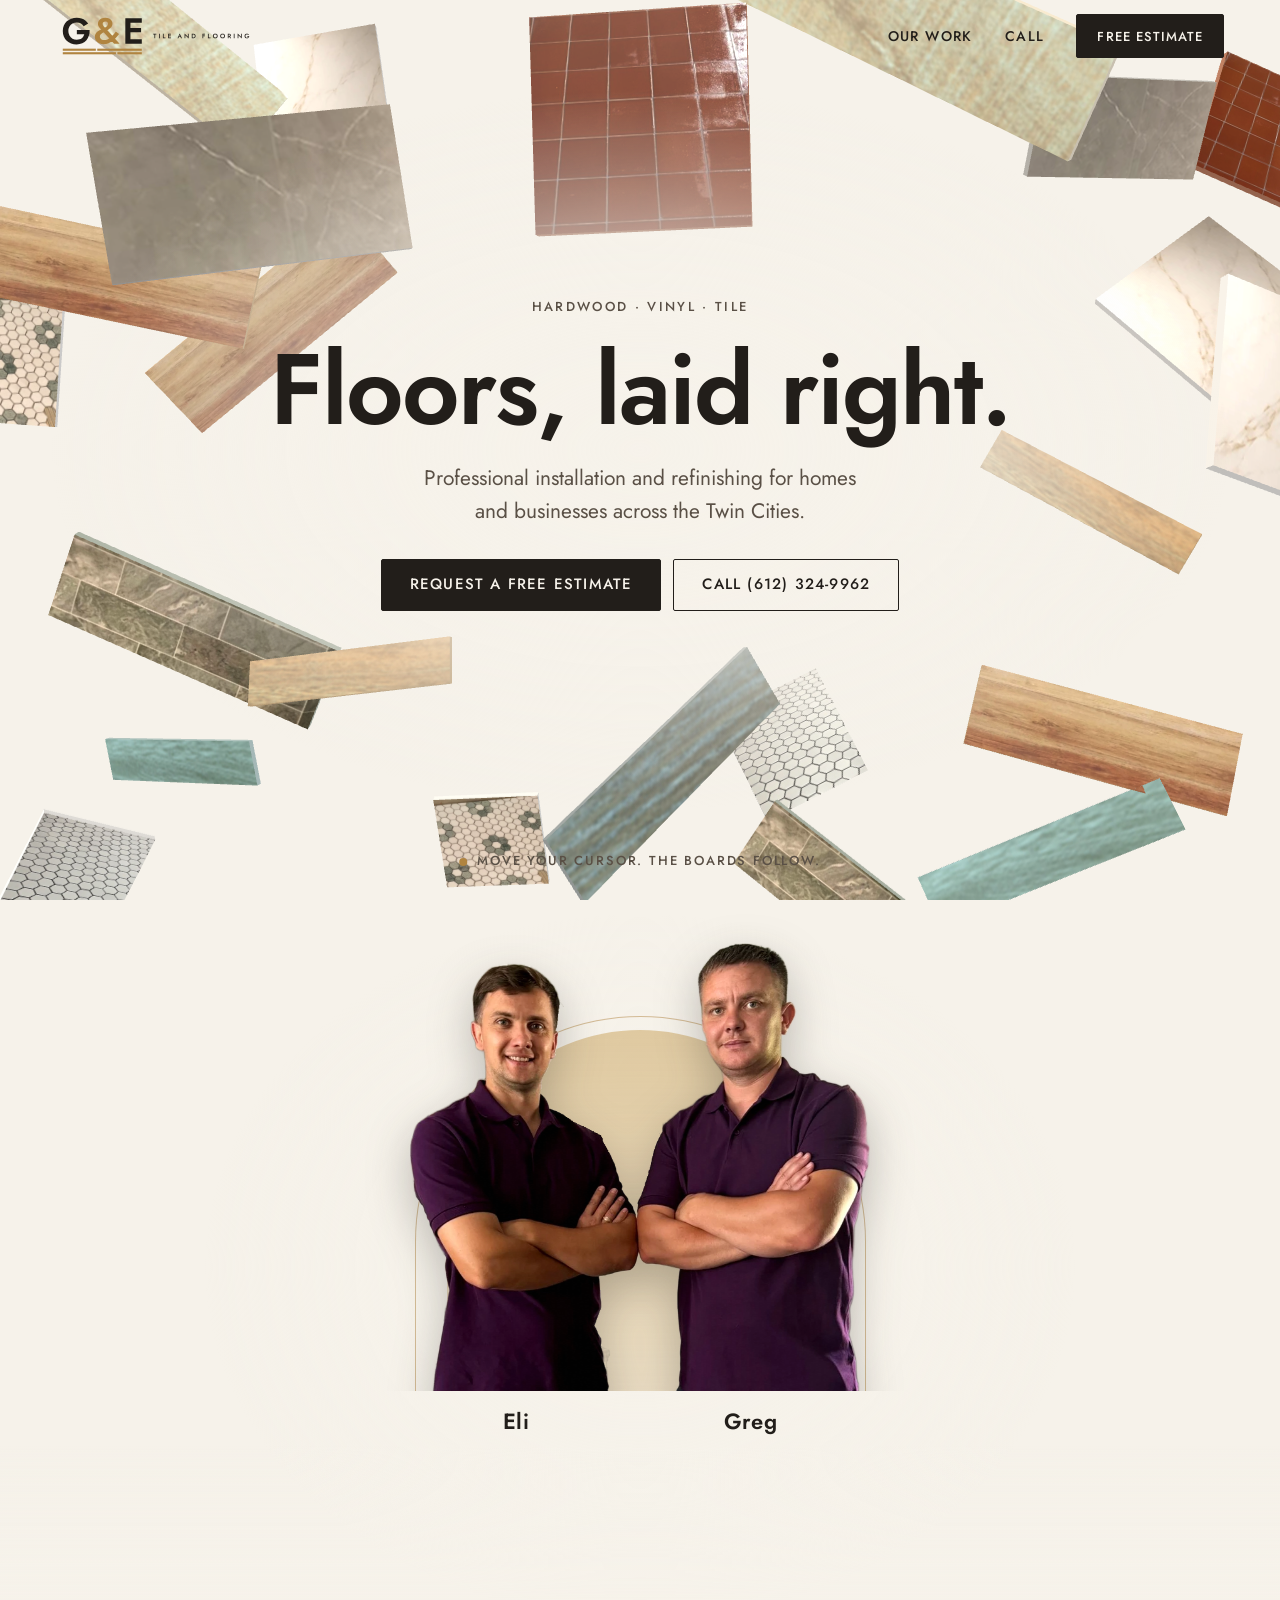
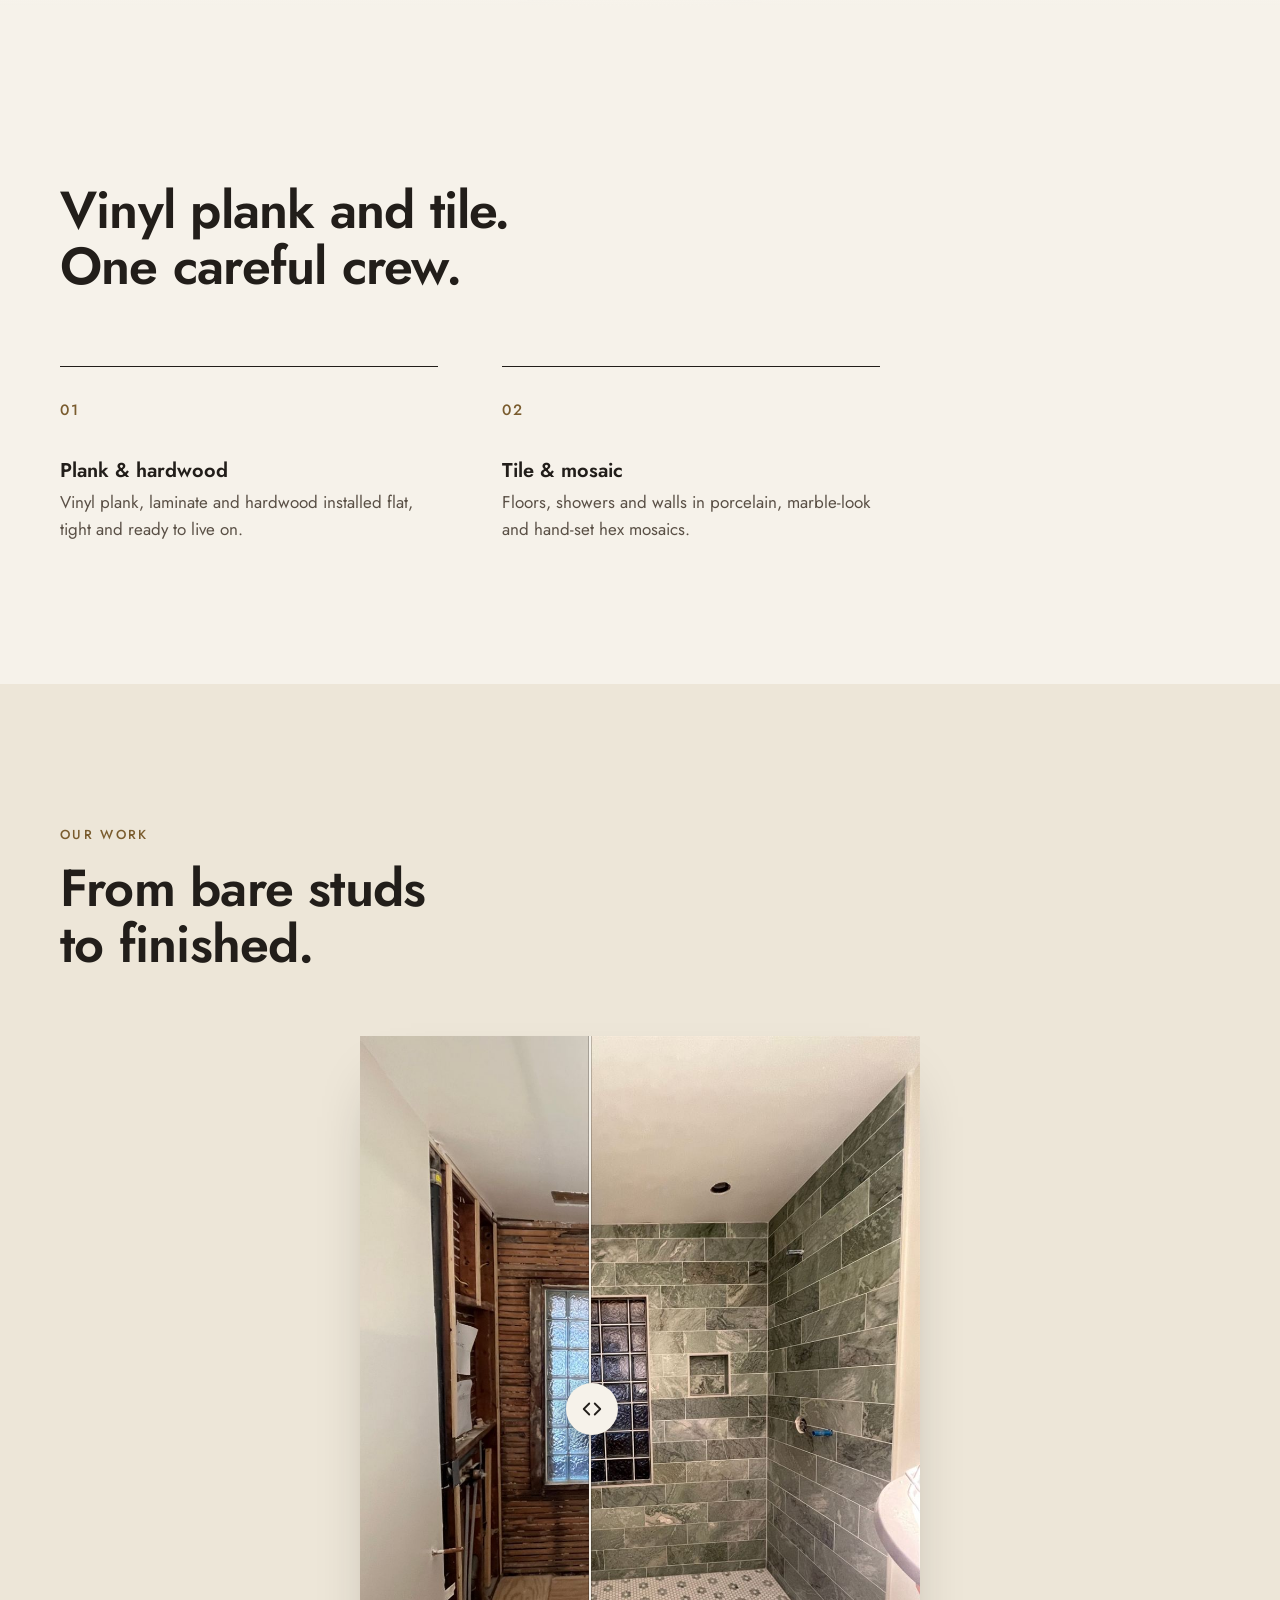
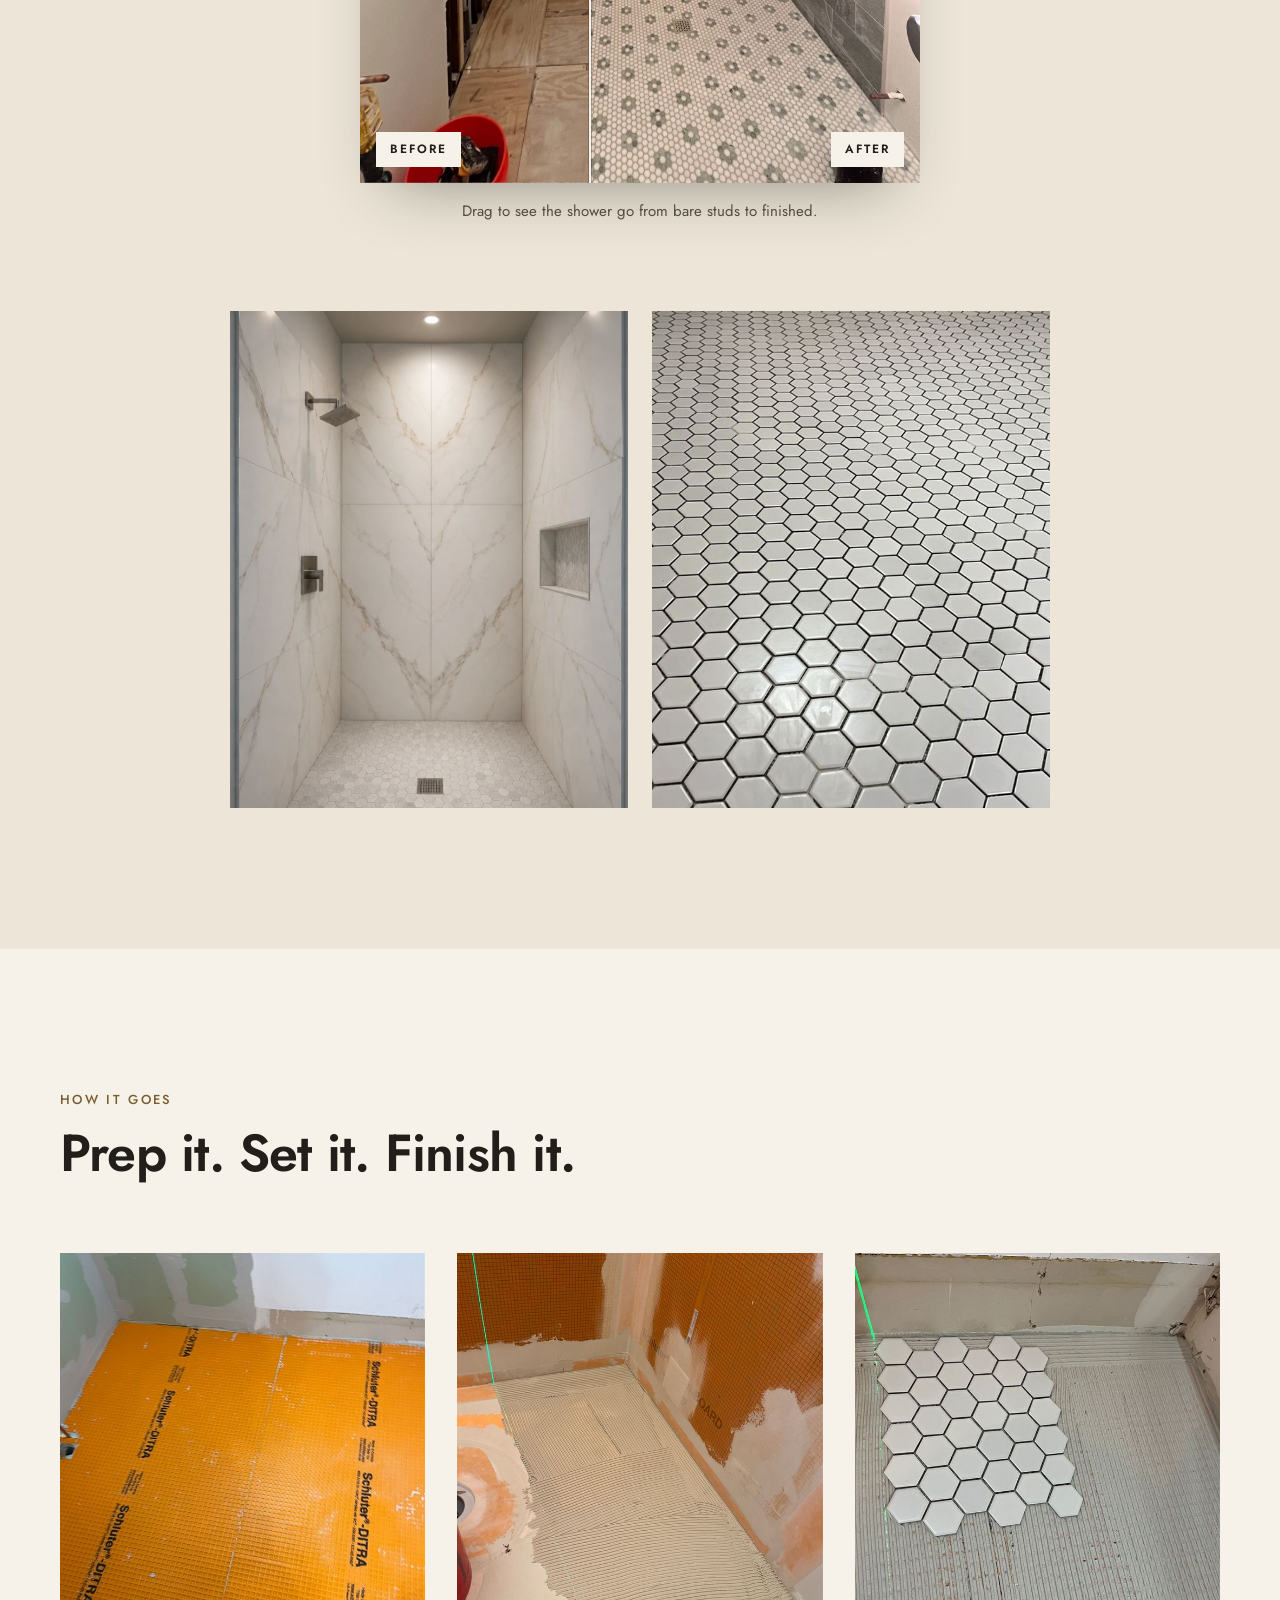
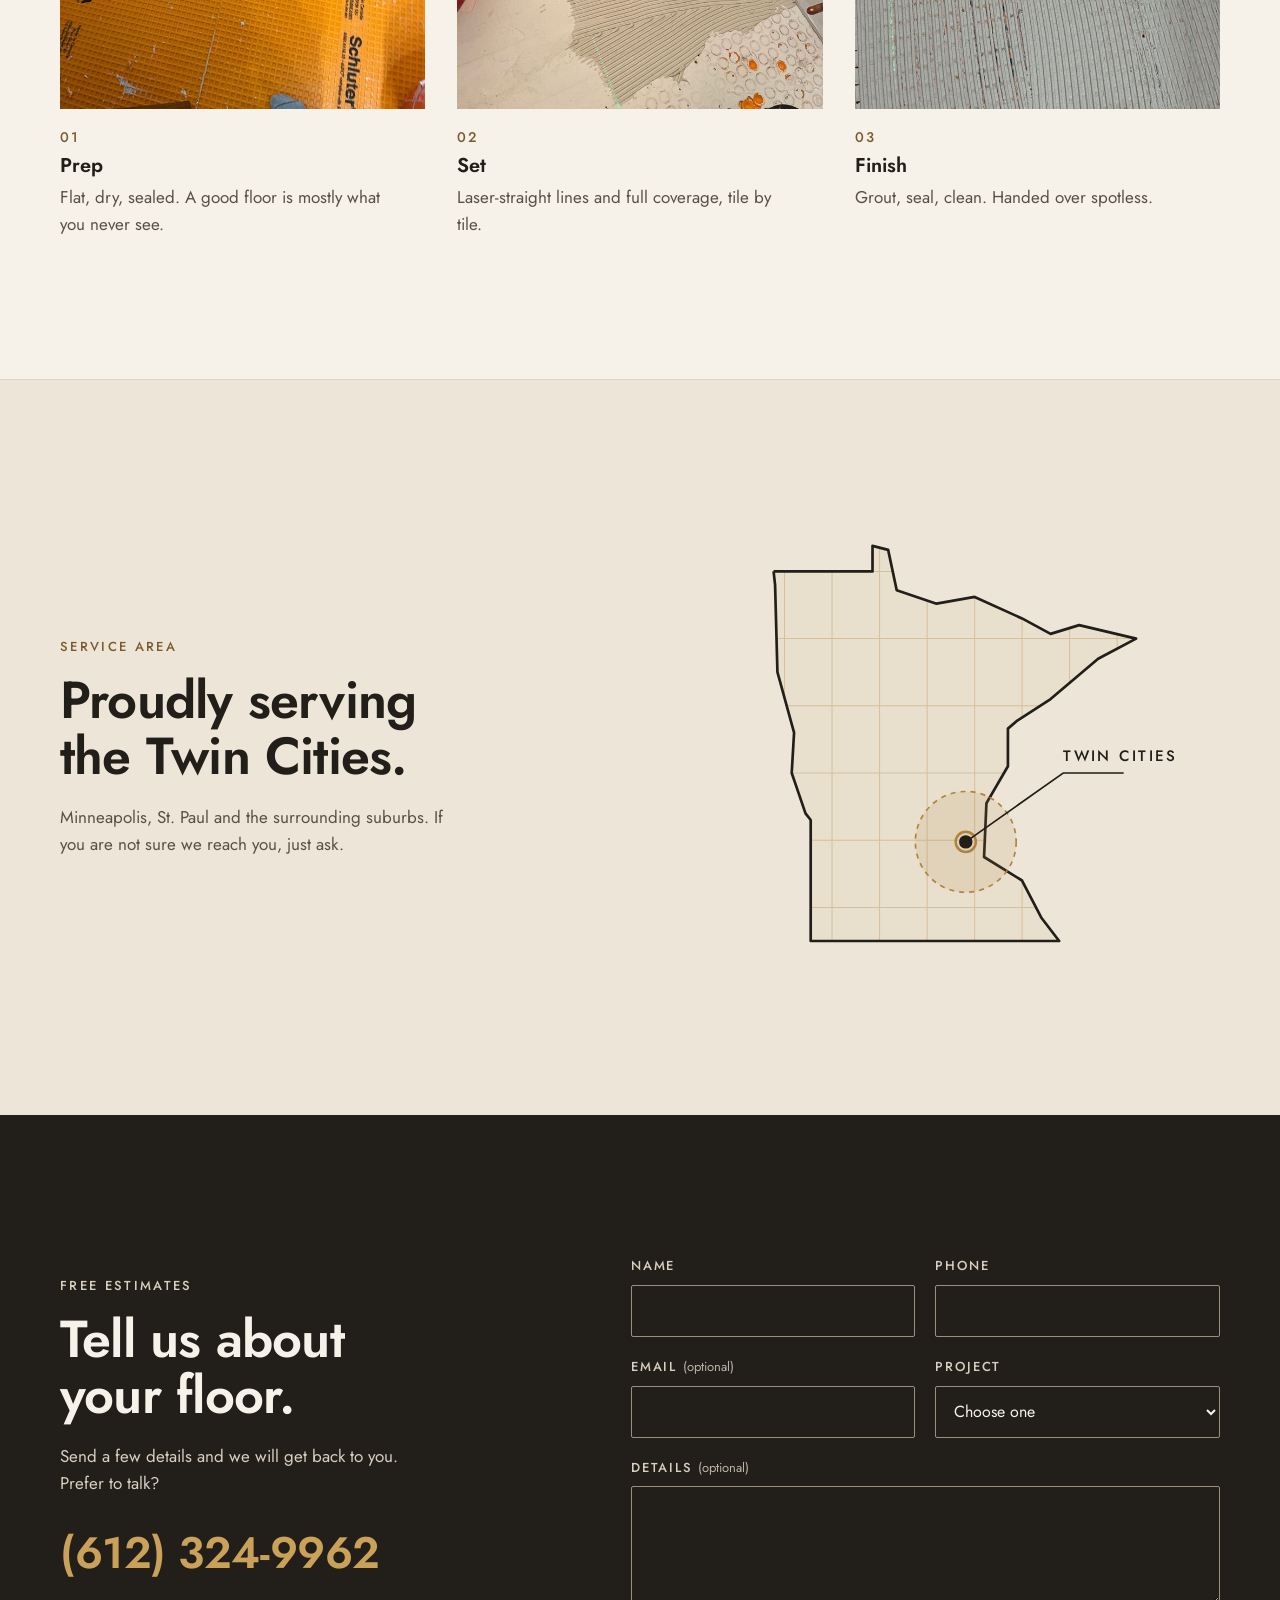
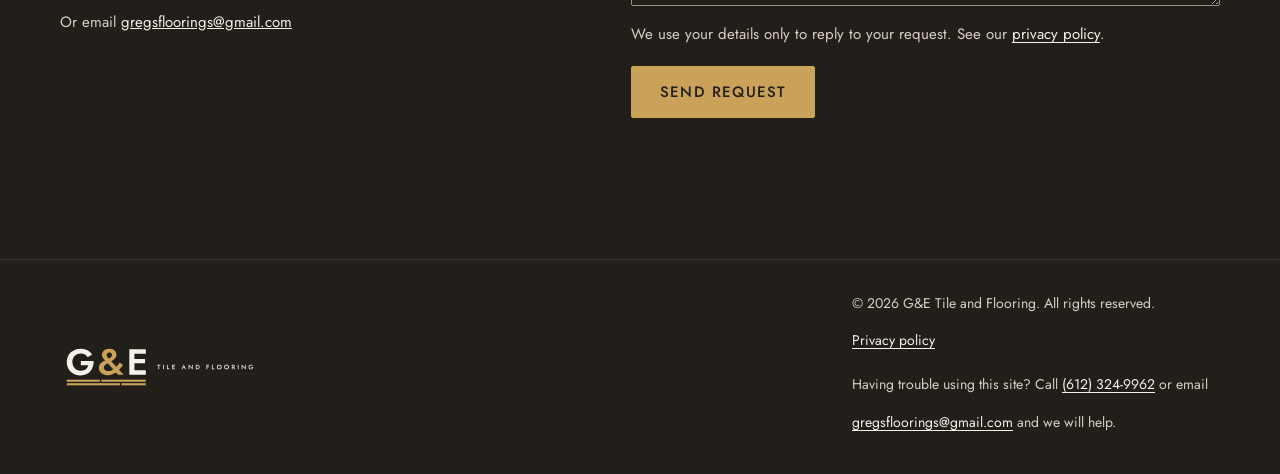
<file: index.html>
<!doctype html>
<html lang="en">
<head>
  <meta charset="utf-8">
  <meta name="viewport" content="width=device-width, initial-scale=1">
  <title>G&amp;E Tile and Flooring | Twin Cities</title>
  <meta name="description" content="G&amp;E Tile and Flooring: professional installation and refinishing of hardwood, vinyl, laminate and tile for homes and businesses in Minneapolis, St. Paul and the Twin Cities. Free estimates.">
  <meta name="theme-color" content="#F6F2EA">
  <meta name="robots" content="index, follow, max-image-preview:large">
  <meta name="referrer" content="strict-origin-when-cross-origin">
  <link rel="canonical" href="https://gregstilepro.com/">
  <link rel="icon" href="favicon.svg" type="image/svg+xml">
  <meta property="og:type" content="website">
  <meta property="og:site_name" content="G&amp;E Tile and Flooring">
  <meta property="og:title" content="G&amp;E Tile and Flooring | Twin Cities">
  <meta property="og:description" content="Professional installation and refinishing of vinyl plank, hardwood and tile for homes and businesses in the Twin Cities. Free estimates.">
  <meta property="og:url" content="https://gregstilepro.com/">
  <meta property="og:image" content="https://gregstilepro.com/assets/img/og.jpg">
  <meta property="og:image:width" content="1200">
  <meta property="og:image:height" content="630">
  <meta property="og:image:alt" content="G&amp;E Tile and Flooring: tile and flooring in the Twin Cities">
  <meta name="twitter:card" content="summary_large_image">
  <link rel="preload" href="assets/fonts/jost-latin.woff2" as="font" type="font/woff2" crossorigin>
  <link rel="stylesheet" href="css/style.css">
  <script type="application/ld+json">
  {
    "@context": "https://schema.org",
    "@type": "HomeAndConstructionBusiness",
    "name": "G&E Tile and Flooring",
    "url": "https://gregstilepro.com/",
    "image": "https://gregstilepro.com/assets/img/og.jpg",
    "logo": "https://gregstilepro.com/assets/brand/monogram.svg",
    "description": "Professional installation and refinishing of vinyl plank, hardwood and tile for homes and businesses.",
    "telephone": "+1-612-324-9962",
    "email": "gregsfloorings@gmail.com",
    "areaServed": [
      { "@type": "City", "name": "Minneapolis" },
      { "@type": "City", "name": "Saint Paul" },
      { "@type": "AdministrativeArea", "name": "Twin Cities metro, Minnesota" }
    ]
  }
  </script>
  <script>document.documentElement.classList.add('js');</script>
</head>
<body>
  <a class="skip" href="#main">Skip to content</a>

  <header class="site-header" id="top">
    <a class="brand" href="#top" aria-label="G&amp;E Tile and Flooring, home">
      <img src="assets/brand/logo-horizontal.svg" alt="G&amp;E Tile and Flooring" width="200" height="51">
    </a>
    <nav class="header-actions" aria-label="Primary">
      <a class="link-quiet" href="#work">Our work</a>
      <a class="link-quiet phone-link" data-phone href="tel:">Call</a>
      <a class="btn btn-small" href="#estimate"><span><span class="hide-sm">Free </span>Estimate</span></a>
    </nav>
  </header>

  <main id="main">
    <!-- STAGE: one sticky canvas of floating boards sits behind the hero and the founders -->
    <div class="stage" id="stage">
    <div class="stage-bg" aria-hidden="true"><canvas id="boards"></canvas></div>
    <section class="hero" aria-labelledby="hero-title">
      <div class="hero-fallback" aria-hidden="true">
        <img src="assets/tex/wood-honey.jpg" alt="">
        <img src="assets/tex/tile-marble.jpg" alt="">
        <img src="assets/tex/tile-flower.jpg" alt="">
      </div>
      <div class="hero-veil" aria-hidden="true"></div>

      <div class="hero-copy">
        <p class="label">Hardwood &middot; Vinyl &middot; Tile</p>
        <h1 id="hero-title">Floors, laid&nbsp;right.</h1>
        <p class="lede">Professional installation and refinishing for homes and businesses across the Twin&nbsp;Cities.</p>
        <div class="cta-row">
          <a class="btn" href="#estimate">Request a free estimate</a>
          <a class="btn btn-ghost" data-phone href="tel:">Call</a>
        </div>
      </div>

      <p class="hint" id="hint" aria-hidden="true"><span class="hint-dot"></span><span class="hint-text">Move your cursor. The boards follow.</span></p>
      <div class="tip" id="tip" aria-hidden="true"></div>
    </section>

    <!-- FOUNDERS -->
    <section class="section founders" id="founders" aria-labelledby="founders-title">
      <div class="wrap">
        <h2 id="founders-title" class="sr-only">Founders</h2>
        <figure class="founders-photo">
          <div class="founders-frame" id="founders-frame">
            <span class="arch arch-line" aria-hidden="true"></span>
            <span class="arch arch-fill" aria-hidden="true"></span>
            <img src="assets/img/founders.webp" width="733" height="1267" loading="lazy"
                 alt="Eli on the left and Greg on the right, the founders of G&amp;E Tile and Flooring, standing side by side with arms crossed">
          </div>
          <figcaption>
            <span class="who who-eli">Eli</span>
            <span class="who who-greg">Greg</span>
          </figcaption>
        </figure>
      </div>
    </section>
    </div>

    <!-- SERVICES -->
    <section class="section" id="services" aria-labelledby="services-title">
      <div class="wrap">
        <p class="label label-oak">What we do</p>
        <h2 id="services-title">Vinyl plank and tile. One careful crew.</h2>
        <ul class="services">
          <li>
            <span class="num" aria-hidden="true">01</span>
            <h3>Plank &amp; hardwood</h3>
            <p>Vinyl plank, laminate and hardwood installed flat, tight and ready to live on.</p>
          </li>
          <li>
            <span class="num" aria-hidden="true">02</span>
            <h3>Tile &amp; mosaic</h3>
            <p>Floors, showers and walls in porcelain, marble-look and hand-set hex mosaics.</p>
          </li>
        </ul>
      </div>
    </section>

    <!-- BEFORE / AFTER -->
    <section class="section section-tint" id="work" aria-labelledby="work-title">
      <div class="wrap">
        <p class="label label-oak">Our work</p>
        <h2 id="work-title">From bare studs to finished.</h2>

        <div class="ba" id="ba" role="group" aria-label="Before and after comparison of a shower remodel">
          <img class="ba-img" src="assets/img/shower-after.jpg" width="1050" height="1400" loading="lazy"
               alt="The shower finished in green stone-look tile with a white and green hex mosaic floor">
          <div class="ba-before">
            <img class="ba-img" src="assets/img/shower-before.jpg" width="1050" height="1400" loading="lazy"
                 alt="The same shower stripped to wood lath and a glass block window, before tiling">
          </div>
          <span class="ba-tag ba-tag-before" aria-hidden="true">Before</span>
          <span class="ba-tag ba-tag-after" aria-hidden="true">After</span>
          <div class="ba-handle" id="ba-handle" role="slider" tabindex="0"
               aria-label="Reveal before and after" aria-orientation="horizontal"
               aria-valuemin="0" aria-valuemax="100" aria-valuenow="50" aria-valuetext="50% before">
            <span class="ba-knob" aria-hidden="true">
              <svg viewBox="0 0 24 24" width="22" height="22" fill="none" stroke="currentColor" stroke-width="2" stroke-linecap="round" stroke-linejoin="round"><path d="M9 6l-6 6 6 6M15 6l6 6-6 6"/></svg>
            </span>
          </div>
        </div>
        <p class="ba-hint">Drag to see the shower go from bare studs to finished.</p>

        <div class="grid">
          <figure>
            <img src="assets/img/marble-shower.jpg" width="900" height="1200" loading="lazy" alt="Shower with large-format marble-look porcelain walls and hex mosaic floor">
          </figure>
          <figure>
            <img src="assets/img/hex-floor.jpg" width="1400" height="788" loading="lazy" alt="White hexagon tile floor with dark grout" class="pos-mid">
          </figure>
        </div>
      </div>
    </section>

    <!-- PROCESS -->
    <section class="section" id="process" aria-labelledby="process-title">
      <div class="wrap">
        <p class="label label-oak">How it goes</p>
        <h2 id="process-title">Prep it. Set it. Finish it.</h2>
        <ol class="steps">
          <li>
            <img src="assets/img/step-prep.jpg" width="675" height="900" loading="lazy" alt="Orange waterproofing membrane laid over a prepared floor">
            <h3>Prep</h3>
            <p>Flat, dry, sealed. A good floor is mostly what you never see.</p>
          </li>
          <li>
            <img src="assets/img/step-set.jpg" width="675" height="900" loading="lazy" alt="Combed mortar bed with a laser line ready for tile">
            <h3>Set</h3>
            <p>Laser-straight lines and full coverage, tile by tile.</p>
          </li>
          <li>
            <img src="assets/img/step-hex.jpg" width="675" height="900" loading="lazy" alt="First sheet of white hex mosaic set against a laser line">
            <h3>Finish</h3>
            <p>Grout, seal, clean. Handed over spotless.</p>
          </li>
        </ol>
      </div>
    </section>

    <!-- SERVICE AREA -->
    <section class="section section-tint area" id="area" aria-labelledby="area-title">
      <div class="wrap area-grid">
        <div class="area-copy">
          <p class="label label-oak">Service area</p>
          <h2 id="area-title">Proudly serving the Twin&nbsp;Cities.</h2>
          <p>Minneapolis, St. Paul and the surrounding suburbs. If you are not sure we reach you, just ask.</p>        </div>
        <figure class="map" id="map">
          <svg viewBox="0 0 250 270" role="img" aria-labelledby="map-title map-desc">
            <title id="map-title">Wireframe map of Minnesota</title>
            <desc id="map-desc">Outline of Minnesota with the Twin Cities metro area marked near the southeast.</desc>
            <defs>
              <clipPath id="mn-clip"><path d="M17.6 30 L76.5 30 L76.5 14.8 L85.8 17.2 L90.9 41.2 L114.6 49.2 L137.3 45.2 L165.5 58 L182.5 67.2 L199.5 62 L233.4 70 L210.8 82 L182.5 106 L162.7 118.8 L157.1 123.6 L157.1 146 L144.3 168 L142.9 200 L165.5 214 L176.9 236 L187.6 250 L39.7 250 L39.7 178 L36.6 174 L28.4 150 L29.8 126 L19.9 90 L18.5 38 Z"/></clipPath>
            </defs>
            <g clip-path="url(#mn-clip)" class="map-grid">
              <path d="M24.1 0V270 M52.4 0V270 M80.7 0V270 M109 0V270 M137.3 0V270 M165.5 0V270 M193.8 0V270 M222.1 0V270 M0 230H250 M0 190H250 M0 150H250 M0 110H250 M0 70H250 M0 30H250"/>
            </g>
            <path class="map-outline" pathLength="1" d="M17.6 30 L76.5 30 L76.5 14.8 L85.8 17.2 L90.9 41.2 L114.6 49.2 L137.3 45.2 L165.5 58 L182.5 67.2 L199.5 62 L233.4 70 L210.8 82 L182.5 106 L162.7 118.8 L157.1 123.6 L157.1 146 L144.3 168 L142.9 200 L165.5 214 L176.9 236 L187.6 250 L39.7 250 L39.7 178 L36.6 174 L28.4 150 L29.8 126 L19.9 90 L18.5 38 Z"/>
            <g class="map-pin">
              <circle class="map-range" cx="132" cy="191" r="30"/>
              <circle class="map-pulse" cx="132" cy="191" r="6"/>
              <circle class="map-dot" cx="132" cy="191" r="4"/>
              <path class="map-leader" d="M132 191 L190 150 H226"/>
              <text class="map-label" x="190" y="143">Twin Cities</text>
            </g>
          </svg>
        </figure>
      </div>
    </section>

    <!-- ESTIMATE -->
    <section class="estimate" id="estimate" aria-labelledby="estimate-title">
      <div class="wrap estimate-grid">
        <div class="estimate-copy">
          <p class="label label-gold">Free estimates</p>
          <h2 id="estimate-title">Tell us about your floor.</h2>
          <p>Send a few details and we will get back to you. Prefer to talk?</p>
          <a class="big-phone" data-phone href="tel:">Call</a>
          <p class="fine" data-email-line></p>
        </div>

        <form class="form" id="estimate-form" novalidate>
          <div class="field">
            <label for="name">Name</label>
            <input id="name" name="name" type="text" autocomplete="name" required>
          </div>
          <div class="field">
            <label for="phone">Phone</label>
            <input id="phone" name="phone" type="tel" autocomplete="tel" inputmode="tel" required>
          </div>
          <div class="field">
            <label for="email">Email <span class="opt">(optional)</span></label>
            <input id="email" name="email" type="email" autocomplete="email">
          </div>
          <div class="field">
            <label for="type">Project</label>
            <select id="type" name="type" required>
              <option value="" selected disabled>Choose one</option>
              <option>Vinyl or laminate plank</option>
              <option>Hardwood</option>
              <option>Tile floor</option>
              <option>Shower or bath tile</option>
              <option>Something else</option>
            </select>
          </div>
          <div class="field field-wide">
            <label for="message">Details <span class="opt">(optional)</span></label>
            <textarea id="message" name="message" rows="4"></textarea>
          </div>
          <p class="field-wide fine privacy-note" id="privacy-note">We use your details only to reply to your request. See our <a href="privacy.html">privacy policy</a>.</p>
          <div class="field-wide form-foot">
            <button class="btn btn-gold" type="submit" aria-describedby="privacy-note">Send request</button>
            <p class="status" id="form-status" role="status" aria-live="polite"></p>
          </div>
        </form>
      </div>
    </section>
  </main>

  <footer class="site-footer">
    <div class="wrap footer-row">
      <img src="assets/brand/logo-horizontal-reversed.svg" alt="G&amp;E Tile and Flooring" width="200" height="51">
      <div class="footer-info">
        <p>&copy; <span id="year"></span> G&amp;E Tile and Flooring. All rights reserved.</p>
        <p><a href="privacy.html">Privacy policy</a></p>
        <p>Having trouble using this site? Call <a data-phone-text href="tel:6123249962">(612) 324-9962</a> or email <a data-email-text href="mailto:gregsfloorings@gmail.com">gregsfloorings@gmail.com</a> and we will help.</p>
      </div>
    </div>
  </footer>

  <script src="js/config.js"></script>
  <script src="js/vendor/three.min.js"></script>
  <script src="js/boards.js"></script>
  <script src="js/main.js"></script>
</body>
</html>
</file>
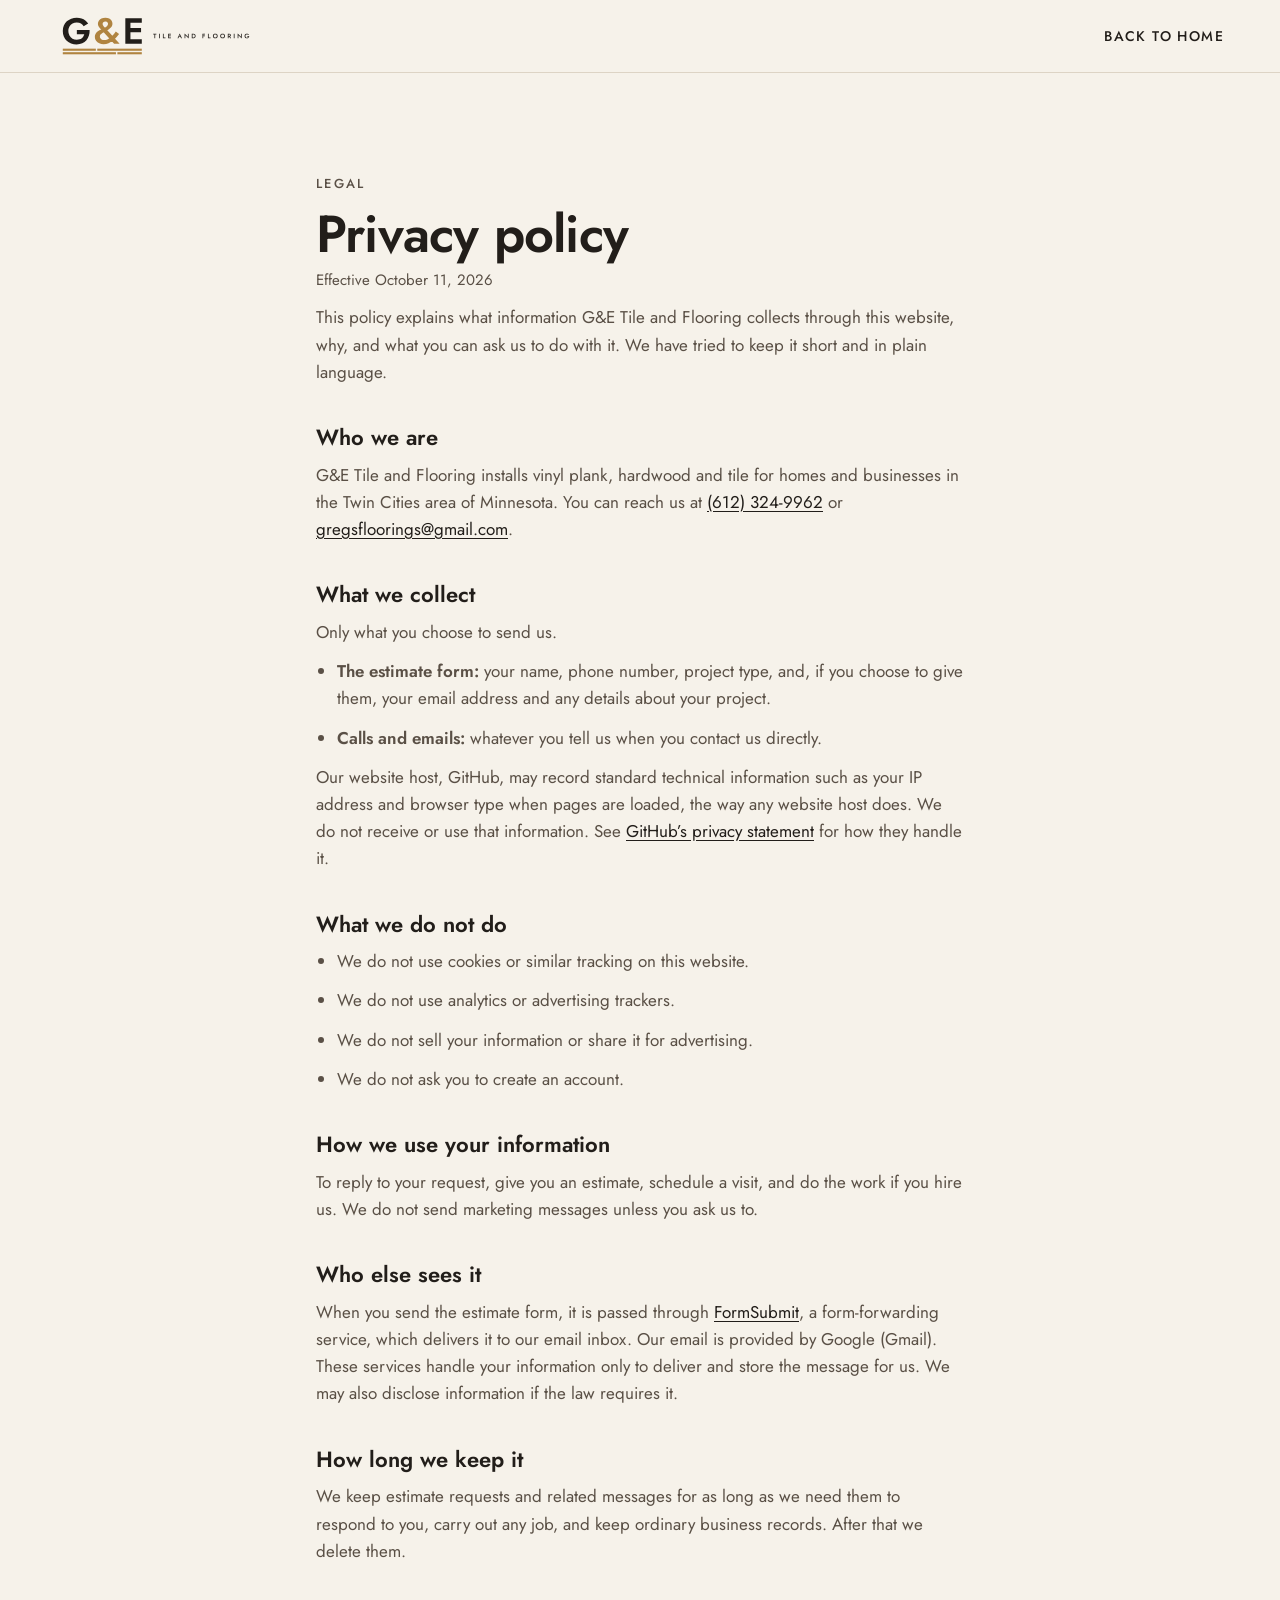
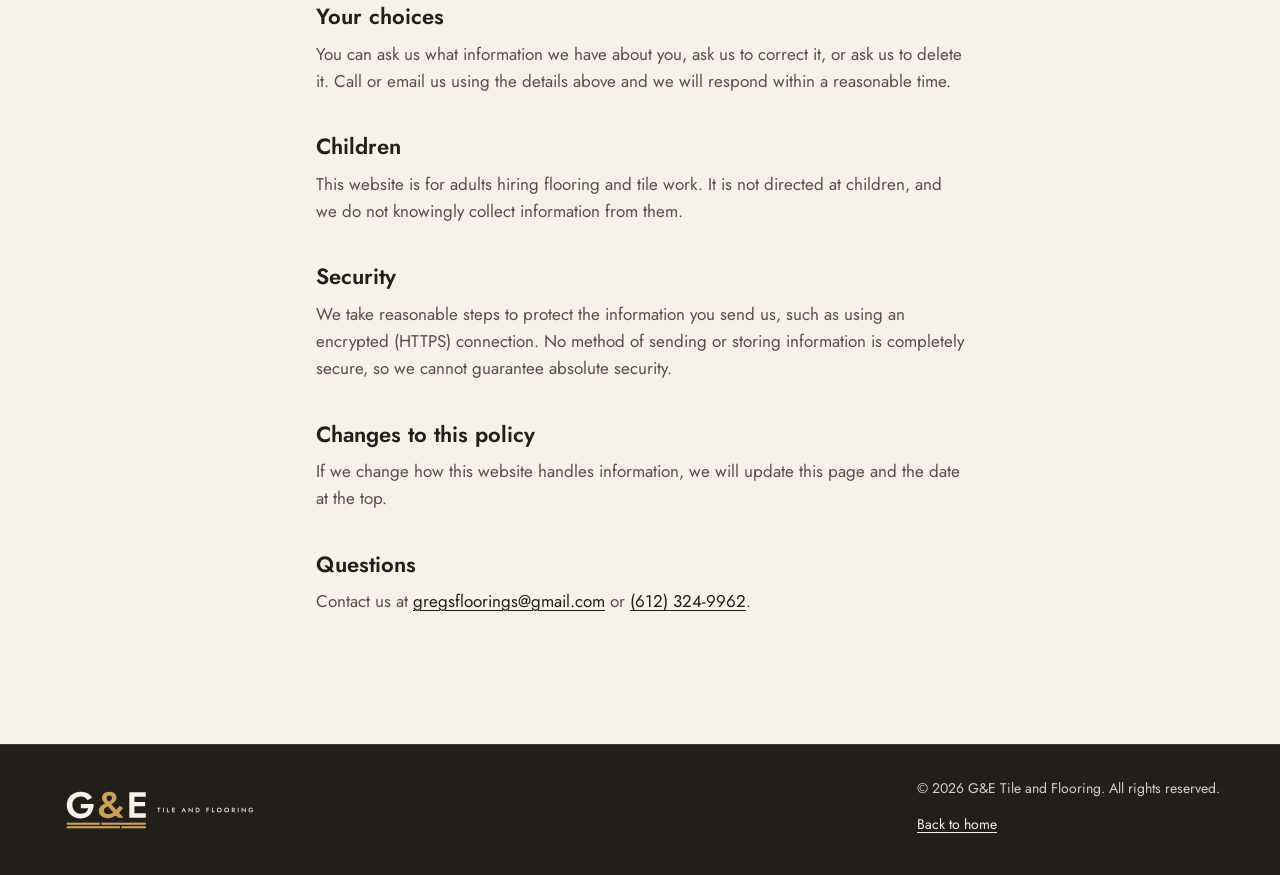
<file: privacy.html>
<!doctype html>
<html lang="en">
<head>
  <meta charset="utf-8">
  <meta name="viewport" content="width=device-width, initial-scale=1">
  <title>Privacy Policy | G&amp;E Tile and Flooring</title>
  <meta name="description" content="How G&amp;E Tile and Flooring handles the information you send us through this website.">
  <meta name="theme-color" content="#F6F2EA">
  <meta name="referrer" content="strict-origin-when-cross-origin">
  <link rel="canonical" href="https://gregstilepro.com/privacy">
  <link rel="icon" href="favicon.svg" type="image/svg+xml">
  <link rel="preload" href="assets/fonts/jost-latin.woff2" as="font" type="font/woff2" crossorigin>
  <link rel="stylesheet" href="css/style.css">
</head>
<body>
  <a class="skip" href="#main">Skip to content</a>

  <header class="site-header solid">
    <a class="brand" href="index.html" aria-label="G&amp;E Tile and Flooring, home">
      <img src="assets/brand/logo-horizontal.svg" alt="G&amp;E Tile and Flooring" width="200" height="51">
    </a>
    <nav class="header-actions" aria-label="Primary">
      <a class="link-quiet" href="index.html">Back to home</a>
    </nav>
  </header>

  <main id="main" class="legal">
    <div class="wrap">
      <p class="label label-oak">Legal</p>
      <h1>Privacy policy</h1>
      <p class="meta">Effective October 11, 2026</p>

      <p>This policy explains what information G&amp;E Tile and Flooring collects through this website, why, and what you can ask us to do with it. We have tried to keep it short and in plain language.</p>

      <h2>Who we are</h2>
      <p>G&amp;E Tile and Flooring installs vinyl plank, hardwood and tile for homes and businesses in the Twin Cities area of Minnesota. You can reach us at <a data-phone-text href="tel:6123249962">(612) 324-9962</a> or <a data-email-text href="mailto:gregsfloorings@gmail.com">gregsfloorings@gmail.com</a>.</p>

      <h2>What we collect</h2>
      <p>Only what you choose to send us.</p>
      <ul>
        <li><strong>The estimate form:</strong> your name, phone number, project type, and, if you choose to give them, your email address and any details about your project.</li>
        <li><strong>Calls and emails:</strong> whatever you tell us when you contact us directly.</li>
      </ul>
      <p>Our website host, GitHub, may record standard technical information such as your IP address and browser type when pages are loaded, the way any website host does. We do not receive or use that information. See <a href="https://docs.github.com/en/site-policy/privacy-policies/github-general-privacy-statement" rel="noopener">GitHub&rsquo;s privacy statement</a> for how they handle it.</p>

      <h2>What we do not do</h2>
      <ul>
        <li>We do not use cookies or similar tracking on this website.</li>
        <li>We do not use analytics or advertising trackers.</li>
        <li>We do not sell your information or share it for advertising.</li>
        <li>We do not ask you to create an account.</li>
      </ul>

      <h2>How we use your information</h2>
      <p>To reply to your request, give you an estimate, schedule a visit, and do the work if you hire us. We do not send marketing messages unless you ask us to.</p>

      <h2>Who else sees it</h2>
      <p>When you send the estimate form, it is passed through <a href="https://formsubmit.co" rel="noopener">FormSubmit</a>, a form-forwarding service, which delivers it to our email inbox. Our email is provided by Google (Gmail). These services handle your information only to deliver and store the message for us. We may also disclose information if the law requires it.</p>

      <h2>How long we keep it</h2>
      <p>We keep estimate requests and related messages for as long as we need them to respond to you, carry out any job, and keep ordinary business records. After that we delete them.</p>

      <h2>Your choices</h2>
      <p>You can ask us what information we have about you, ask us to correct it, or ask us to delete it. Call or email us using the details above and we will respond within a reasonable time.</p>

      <h2>Children</h2>
      <p>This website is for adults hiring flooring and tile work. It is not directed at children, and we do not knowingly collect information from them.</p>

      <h2>Security</h2>
      <p>We take reasonable steps to protect the information you send us, such as using an encrypted (HTTPS) connection. No method of sending or storing information is completely secure, so we cannot guarantee absolute security.</p>

      <h2>Changes to this policy</h2>
      <p>If we change how this website handles information, we will update this page and the date at the top.</p>

      <h2>Questions</h2>
      <p>Contact us at <a data-email-text href="mailto:gregsfloorings@gmail.com">gregsfloorings@gmail.com</a> or <a data-phone-text href="tel:6123249962">(612) 324-9962</a>.</p>
    </div>
  </main>

  <footer class="site-footer">
    <div class="wrap footer-row">
      <img src="assets/brand/logo-horizontal-reversed.svg" alt="G&amp;E Tile and Flooring" width="200" height="51">
      <div class="footer-info">
        <p>&copy; <span id="year"></span> G&amp;E Tile and Flooring. All rights reserved.</p>
        <p><a href="index.html">Back to home</a></p>
      </div>
    </div>
  </footer>

  <script src="js/config.js"></script>
  <script src="js/legal.js"></script>
</body>
</html>
</file>
<file: css/style.css>
/* Jost, hosted with the site (no Google Fonts request) */
@font-face {
  font-family: 'Jost'; font-style: normal; font-weight: 400 600; font-display: swap;
  src: url('../assets/fonts/jost-latin.woff2') format('woff2');
  unicode-range: U+0000-00FF, U+0131, U+0152-0153, U+02BB-02BC, U+02C6, U+02DA, U+02DC, U+0304, U+0308, U+0329, U+2000-206F, U+20AC, U+2122, U+2191, U+2193, U+2212, U+2215, U+FEFF, U+FFFD;
}
/* G&E Flooring: tokens from the brand guidelines (Oak Gold, Light Gold, Charcoal, Cream; Jost) */
:root {
  --cream: #F6F2EA;
  --cream-deep: #EDE6D8;
  --charcoal: #221E1A;
  --ink-soft: #5A5046;
  --oak: #B08440;
  --oak-text: #7A5C2E;   /* 5.5:1 on cream, for small gold text */
  --gold: #C9A158;
  --line: #DDD4C5;

  --font: 'Jost', -apple-system, BlinkMacSystemFont, 'Segoe UI', sans-serif;
  --gutter: clamp(20px, 5vw, 56px);
  --max: 1160px;
  --ease: cubic-bezier(.22, .61, .36, 1);
  --header-h: 72px;
}

*, *::before, *::after { box-sizing: border-box; }
html { scroll-behavior: smooth; scroll-padding-top: var(--header-h); -webkit-text-size-adjust: 100%; }
body {
  margin: 0;
  background: var(--cream);
  color: var(--charcoal);
  font-family: var(--font);
  font-size: 1.0625rem;
  line-height: 1.6;
  -webkit-font-smoothing: antialiased;
}
img { display: block; max-width: 100%; height: auto; }
h1, h2, h3, p, ul, ol, figure { margin: 0; }
ul, ol { padding: 0; list-style: none; }
a { color: inherit; }

:focus-visible { outline: 3px solid var(--oak); outline-offset: 3px; border-radius: 2px; }
.estimate :focus-visible, .site-footer :focus-visible { outline-color: var(--gold); }

.skip {
  position: fixed; left: 16px; top: -64px; z-index: 100;
  background: var(--charcoal); color: var(--cream); padding: 12px 18px; text-decoration: none;
  transition: top .2s var(--ease);
}
.skip:focus { top: 12px; }

.wrap { width: 100%; max-width: calc(var(--max) + var(--gutter) * 2); margin: 0 auto; padding: 0 var(--gutter); }

/* Type */
.label {
  font-size: .8125rem; font-weight: 500; letter-spacing: .18em; text-transform: uppercase;
  color: var(--ink-soft);
}
.label-oak { color: var(--oak-text); }
.label-gold { color: var(--gold); }
h1 { font-size: clamp(2.75rem, 8.2vw, 6.25rem); font-weight: 600; line-height: 1; letter-spacing: -.02em; }
h2 { font-size: clamp(1.9rem, 4.4vw, 3.25rem); font-weight: 600; line-height: 1.08; letter-spacing: -.015em; max-width: 18ch; margin-top: 14px; text-wrap: balance; }
h3 { font-size: 1.25rem; font-weight: 600; line-height: 1.25; }
.lede { font-size: clamp(1.0625rem, 2vw, 1.3125rem); color: var(--ink-soft); max-width: 34ch; }

/* Buttons */
.btn {
  display: inline-flex; align-items: center; justify-content: center;
  min-height: 52px; padding: 0 28px;
  background: var(--charcoal); color: var(--cream);
  border: 1.5px solid var(--charcoal); border-radius: 2px;
  font: 500 .9375rem/1 var(--font); letter-spacing: .08em; text-transform: uppercase; text-decoration: none;
  cursor: pointer; touch-action: manipulation;
  transition: background .25s var(--ease), color .25s var(--ease), border-color .25s var(--ease);
}
.btn:hover { background: var(--oak-text); border-color: var(--oak-text); }
.btn-ghost { background: transparent; color: var(--charcoal); }
.btn-ghost:hover { background: var(--charcoal); border-color: var(--charcoal); color: var(--cream); }
.btn-small { min-height: 44px; padding: 0 20px; font-size: .8125rem; }
.btn-gold { background: var(--gold); border-color: var(--gold); color: var(--charcoal); }
.btn-gold:hover { background: var(--cream); border-color: var(--cream); color: var(--charcoal); }
.btn[disabled] { opacity: .55; cursor: progress; }

/* Header */
.site-header {
  position: fixed; inset: 0 0 auto 0; z-index: 50; height: var(--header-h);
  display: flex; align-items: center; justify-content: space-between;
  padding: 0 var(--gutter);
  transition: background .3s var(--ease), box-shadow .3s var(--ease);
}
.site-header.scrolled { background: rgba(246, 242, 234, .94); box-shadow: 0 1px 0 var(--line); backdrop-filter: blur(8px); }
.brand { display: inline-flex; align-items: center; }
.brand img { width: 200px; height: auto; }
.header-actions { display: flex; align-items: center; gap: clamp(14px, 3vw, 32px); }
.link-quiet {
  display: inline-flex; align-items: center; min-height: 44px;
  font-size: .875rem; font-weight: 500; letter-spacing: .1em; text-transform: uppercase; text-decoration: none; color: var(--charcoal);
}
.link-quiet:hover { color: var(--oak-text); }

/* Hero */
.hero {
  position: relative; min-height: 100vh; min-height: 100svh;
  display: grid; place-items: center; text-align: center; overflow: hidden;
  padding: calc(var(--header-h) + 24px) var(--gutter) 88px;
}
/* One sticky canvas sits behind the hero AND the founders; the content scrolls over it. */
.stage { position: relative; }
.stage-bg { position: absolute; inset: 0; pointer-events: none; }
#boards {
  position: sticky; top: 0; display: block; width: 100%;
  height: 100vh; height: 100svh;
  opacity: 0; transition: opacity 1.2s var(--ease); touch-action: pan-y;
}
.stage.ready #boards { opacity: 1; }
.stage::after {
  content: ""; position: absolute; left: 0; right: 0; bottom: 0; height: 160px; z-index: 3; pointer-events: none;
  background: linear-gradient(to bottom, rgba(246,242,234,0), var(--cream));
}
.stage > .hero, .stage > .founders { position: relative; z-index: 2; }
.hero-veil {
  position: absolute; inset: 0; pointer-events: none;
  background: radial-gradient(ellipse 46% 40% at 50% 50%, rgba(246,242,234,.92) 0%, rgba(246,242,234,.7) 45%, rgba(246,242,234,.3) 75%, rgba(246,242,234,0) 100%);
}
.hero-copy { position: relative; z-index: 2; display: grid; justify-items: center; gap: 22px; }
.hero-copy .lede { margin-inline: auto; }
.cta-row { display: flex; flex-wrap: wrap; justify-content: center; gap: 12px; margin-top: 8px; }

.hint {
  position: absolute; z-index: 2; left: 50%; bottom: 28px; transform: translateX(-50%);
  display: flex; align-items: center; gap: 10px; white-space: nowrap;
  font-size: .8125rem; font-weight: 500; letter-spacing: .14em; text-transform: uppercase; color: var(--ink-soft);
  transition: opacity .5s var(--ease);
}
.hint.gone { opacity: 0; }
.hint-dot { width: 8px; height: 8px; border-radius: 50%; background: var(--oak); animation: pulse 2.2s ease-in-out infinite; }
@keyframes pulse { 0%,100% { transform: scale(1); opacity: 1; } 50% { transform: scale(1.7); opacity: .35; } }

.tip {
  position: fixed; z-index: 3; left: 0; top: 0; pointer-events: none;
  padding: 7px 12px; background: var(--charcoal); color: var(--cream);
  font-size: .75rem; font-weight: 500; letter-spacing: .14em; text-transform: uppercase; white-space: nowrap;
  opacity: 0; transform: translate(-50%, -140%); transition: opacity .2s var(--ease);
}
.tip.show { opacity: 1; }

/* Static fallback when WebGL is unavailable */
.hero-fallback { display: none; position: absolute; inset: 0; }
.no-webgl .hero-fallback { display: block; }
.no-webgl #boards { display: none; }
.hero-fallback img { position: absolute; width: min(34vw, 260px); aspect-ratio: 1; object-fit: cover; box-shadow: 0 18px 40px rgba(34,30,26,.18); }
.hero-fallback img:nth-child(1) { left: 6%; top: 18%; transform: rotate(-9deg); }
.hero-fallback img:nth-child(2) { right: 7%; top: 14%; transform: rotate(7deg); }
.hero-fallback img:nth-child(3) { right: 14%; bottom: 10%; transform: rotate(-5deg); }

/* Sections */
.section { padding: clamp(72px, 11vw, 144px) 0; }
.section-tint { background: var(--cream-deep); }

.services { display: grid; gap: 0; margin-top: clamp(40px, 6vw, 72px); border-top: 1px solid var(--line); }
.services li { display: grid; grid-template-columns: 56px 1fr; column-gap: 8px; padding: 28px 0; border-bottom: 1px solid var(--line); }
.services .num { grid-row: 1 / 3; font-size: .9375rem; font-weight: 500; letter-spacing: .12em; color: var(--oak-text); padding-top: 3px; }
.services p { color: var(--ink-soft); max-width: 46ch; margin-top: 6px; }
@media (min-width: 860px) {
  .services { grid-template-columns: repeat(2, 1fr); column-gap: 64px; border-top: 0; max-width: 820px; }
  .services li { display: block; padding: 28px 0 0; border-bottom: 0; border-top: 1px solid var(--charcoal); }
  .services .num { display: block; margin-bottom: 36px; }
}

.grid figure { position: relative; overflow: hidden; background: var(--line); }

/* Before / after slider */
.ba {
  --pos: 50%;
  position: relative; overflow: hidden; margin: clamp(36px, 5vw, 64px) auto 0;
  width: min(100%, 560px); aspect-ratio: 3 / 4; background: var(--charcoal);
  cursor: ew-resize; touch-action: pan-y; user-select: none; -webkit-user-select: none;
  box-shadow: 0 30px 60px -30px rgba(34,30,26,.45);
}
.ba-img { position: absolute; inset: 0; width: 100%; height: 100%; object-fit: cover; pointer-events: none; -webkit-user-drag: none; }
.ba-before { position: absolute; inset: 0; clip-path: inset(0 calc(100% - var(--pos)) 0 0); }
.ba-handle {
  position: absolute; top: 0; bottom: 0; left: var(--pos); width: 48px; margin-left: -24px;
  display: grid; place-items: center; outline: none; cursor: ew-resize;
}
.ba-handle::before { content: ""; position: absolute; top: 0; bottom: 0; left: 50%; width: 2px; margin-left: -1px; background: var(--cream); box-shadow: 0 0 0 1px rgba(34,30,26,.25); }
.ba-knob {
  position: relative; width: 52px; height: 52px; border-radius: 50%;
  display: grid; place-items: center; background: var(--cream); color: var(--charcoal);
  box-shadow: 0 6px 20px rgba(34,30,26,.35); transition: transform .25s var(--ease), background .25s var(--ease);
}
.ba:hover .ba-knob, .ba.drag .ba-knob { transform: scale(1.08); background: var(--gold); }
.ba-handle:focus-visible .ba-knob { outline: 3px solid var(--oak); outline-offset: 3px; }
.ba-tag {
  position: absolute; bottom: 16px; padding: 8px 14px; background: var(--cream); color: var(--charcoal);
  font-size: .75rem; font-weight: 600; letter-spacing: .16em; text-transform: uppercase;
  transition: opacity .3s var(--ease); pointer-events: none;
}
.ba-tag-before { left: 16px; }
.ba-tag-after { right: 16px; }
.ba-hint { text-align: center; margin-top: 16px; font-size: .9375rem; color: var(--ink-soft); }

.grid { display: grid; grid-template-columns: repeat(2, 1fr); gap: 12px; margin: clamp(48px, 7vw, 88px) auto 0; max-width: 820px; }
@media (min-width: 640px) { .grid { gap: 24px; } }
.grid img { width: 100%; aspect-ratio: 4 / 5; object-fit: cover; transition: transform .8s var(--ease); }
.grid figure:hover img { transform: scale(1.04); }
.grid img.pos-mid { object-position: 50% 50%; }
.grid img.pos-top { object-position: 50% 25%; }

.steps { display: grid; gap: 40px; margin-top: clamp(40px, 6vw, 72px); }
@media (min-width: 760px) { .steps { grid-template-columns: repeat(3, 1fr); gap: 32px; counter-reset: s; } }
.steps li { counter-increment: s; }
.steps img { width: 100%; aspect-ratio: 4 / 5; object-fit: cover; margin-bottom: 20px; }
.steps h3::before { content: "0" counter(s); display: block; font-size: .875rem; font-weight: 500; letter-spacing: .14em; color: var(--oak-text); margin-bottom: 6px; }
.steps p { color: var(--ink-soft); margin-top: 6px; max-width: 32ch; }

/* Founders: waist-up photo on a gold arch, a name under each person */
.founders { padding-top: clamp(24px, 4vw, 56px); padding-bottom: clamp(96px, 12vw, 160px); }
.founders::before {
  content: ""; position: absolute; inset: 0; pointer-events: none;
  background: radial-gradient(ellipse 34% 50% at 50% 52%, rgba(246,242,234,.9) 0%, rgba(246,242,234,.65) 55%, rgba(246,242,234,0) 100%);
}
.founders > .wrap { position: relative; }
.sr-only { position: absolute; width: 1px; height: 1px; margin: -1px; padding: 0; overflow: hidden; clip: rect(0 0 0 0); white-space: nowrap; border: 0; }
.founders-photo { max-width: 460px; margin: 0 auto; }
.founders-frame {
  --px: 0; --py: 0; --sy: 0;           /* set by main.js: cursor (-1..1) and scroll depth (-1..1) */
  position: relative; aspect-ratio: 733 / 700;
  clip-path: inset(-60px -60px 0 -60px);   /* backdrop may overflow the sides and top, but the photo is cut at the waist */
  perspective: 1000px;
}
/* Backdrop layers sit at different depths and drift at different speeds */
.arch { position: absolute; border-radius: 999px 999px 0 0; will-change: transform; }
.arch-fill {
  left: 8%; right: 8%; top: 12%; bottom: 0;
  background: linear-gradient(180deg, rgba(201,161,88,.5), rgba(201,161,88,.26));
  transform: translate3d(calc(var(--px) * -14px), calc(var(--py) * -8px + var(--sy) * 26px), 0);
}
.arch-line {
  left: 1%; right: 1%; top: 3%; bottom: -2px;
  border: 1.5px solid rgba(176,132,64,.5); border-bottom: 0;
  transform: translate3d(calc(var(--px) * -28px), calc(var(--py) * -14px + var(--sy) * 52px), 0);
}
.founders-frame img {
  position: absolute; left: 0; top: 0; display: block; width: 100%; height: auto; will-change: transform;
  transform-origin: 50% 100%;
  transform: translate3d(calc(var(--px) * 7px), calc(var(--py) * 3px + var(--sy) * -8px), 0)
             rotateY(calc(var(--px) * 3deg)) rotateX(calc(var(--py) * -1.5deg));
  filter: drop-shadow(calc(var(--px) * -8px) 16px 22px rgba(34,30,26,.28));
}.founders-photo figcaption { position: relative; height: 3rem; margin-top: 14px; }
.who {
  position: absolute; top: 0; transform: translateX(-50%);
  font-size: 1.375rem; font-weight: 600; letter-spacing: .02em; color: var(--charcoal);
}
.who-eli { left: 23%; }
.who-greg { left: 74%; }
/* Service area */
.area { border-top: 1px solid var(--line); }
.area-grid { display: grid; gap: 48px; align-items: center; }
@media (min-width: 860px) { .area-grid { grid-template-columns: 1fr 1fr; gap: 96px; } }
.area-copy > p:not(.label) { margin-top: 20px; color: var(--ink-soft); max-width: 40ch; }
.area-copy .btn { margin-top: 28px; }
.map { max-width: 420px; width: 100%; margin: 0 auto; }
.map svg { width: 100%; height: auto; display: block; overflow: visible; }
.map-grid path { fill: none; stroke: var(--oak); stroke-width: .6; opacity: .35; }
.map-outline { fill: rgba(176,132,64,.07); stroke: var(--charcoal); stroke-width: 1.6; stroke-linejoin: round; stroke-dasharray: 1; stroke-dashoffset: 0; }
.map-range { fill: rgba(176,132,64,.14); stroke: var(--oak); stroke-width: 1; stroke-dasharray: 3 3; }
.map-dot { fill: var(--charcoal); }
.map-pulse { fill: none; stroke: var(--oak); stroke-width: 1.5; transform-box: fill-box; transform-origin: center; animation: ping 2.4s var(--ease) infinite; }
@keyframes ping { 0% { transform: scale(1); opacity: .9; } 100% { transform: scale(4.2); opacity: 0; } }
.map-leader { fill: none; stroke: var(--charcoal); stroke-width: 1; }
.map-label { font: 500 9px var(--font); letter-spacing: .16em; text-transform: uppercase; fill: var(--charcoal); }
.js .map .map-outline { stroke-dashoffset: 1; transition: stroke-dashoffset 2.2s var(--ease); }
.js .map.in .map-outline { stroke-dashoffset: 0; }
.js .map .map-pin, .js .map .map-grid { opacity: 0; transition: opacity 1s var(--ease) 1.2s; }
.js .map.in .map-pin, .js .map.in .map-grid { opacity: 1; }
.js .map.reveal { transform: none; }

/* Estimate (charcoal) */
.estimate { background: var(--charcoal); color: var(--cream); padding: clamp(72px, 11vw, 144px) 0; }
.estimate-grid { display: grid; gap: 48px; }
@media (min-width: 900px) { .estimate-grid { grid-template-columns: 5fr 6fr; gap: 80px; align-items: start; } }
.estimate h2 { color: var(--cream); }
.estimate-copy > p { margin-top: 20px; color: #D8CFC0; max-width: 36ch; }
.big-phone {
  display: inline-block; margin-top: 20px; font-size: clamp(1.9rem, 4vw, 2.75rem); font-weight: 600; letter-spacing: -.01em;
  color: var(--gold); text-decoration: none; border-bottom: 2px solid transparent; min-height: 44px;
}
.big-phone:hover { border-bottom-color: var(--gold); }
.fine { font-size: .9375rem; }
.fine a { color: var(--cream); }

.form { display: grid; gap: 20px; }
@media (min-width: 600px) { .form { grid-template-columns: 1fr 1fr; } .field-wide { grid-column: 1 / -1; } }
.field { display: grid; gap: 8px; }
.field label { font-size: .8125rem; font-weight: 500; letter-spacing: .14em; text-transform: uppercase; color: #D8CFC0; }
.opt { text-transform: none; letter-spacing: 0; font-weight: 400; opacity: .85; }
.field input, .field select, .field textarea {
  width: 100%; min-height: 52px; padding: 12px 14px;
  background: transparent; color: var(--cream);
  border: 1.5px solid #9C8F7E; border-radius: 2px;
  font: 400 1rem/1.4 var(--font);
  transition: border-color .2s var(--ease), background .2s var(--ease);
}
.field select option { color: var(--charcoal); background: var(--cream); }
.field textarea { resize: vertical; min-height: 120px; }
.field input:hover, .field select:hover, .field textarea:hover { border-color: var(--gold); }
.field input:focus-visible, .field select:focus-visible, .field textarea:focus-visible { outline: 3px solid var(--gold); outline-offset: 2px; border-color: var(--gold); }
.field [aria-invalid="true"] { border-color: #F0A38C; }
.field .err { font-size: .875rem; color: #F5B8A6; }
.form-foot { display: flex; flex-wrap: wrap; align-items: center; gap: 16px; }
.status { font-size: .9375rem; color: #D8CFC0; }
.status.ok { color: var(--gold); }

/* Footer */
.site-footer { background: var(--charcoal); color: #D8CFC0; border-top: 1px solid #3A322B; padding: 32px 0; }
.footer-row { display: flex; align-items: center; justify-content: space-between; gap: 16px; flex-wrap: wrap; font-size: .875rem; }
.footer-row img { width: 200px; height: auto; }

/* Scroll reveal (only when JS is on) */
.js .reveal { opacity: 0; transform: translateY(18px); transition: opacity .8s var(--ease), transform .8s var(--ease); }
.js .reveal.in { opacity: 1; transform: none; }

/* Small screens */
@media (max-width: 639px) {
  .phone-link, .header-actions .link-quiet:first-child { display: none; }
  .hide-sm { display: none; }
  .btn-small { padding: 0 16px; }
  .hero { padding-bottom: 96px; }
  .hero-veil { background: radial-gradient(ellipse 80% 34% at 50% 50%, rgba(246,242,234,.94) 0%, rgba(246,242,234,.8) 60%, rgba(246,242,234,0) 100%); }
  .cta-row { flex-direction: column; align-items: stretch; width: min(100%, 320px); }
  .hint-text { white-space: normal; }
}

@media (prefers-reduced-motion: reduce) {
  html { scroll-behavior: auto; }
  *, *::before, *::after { animation: none !important; transition-duration: .01ms !important; }
  .js .reveal { opacity: 1; transform: none; }
}

/* Footer details, form note, legal pages */
.footer-info { display: grid; gap: 6px; max-width: 46ch; }
.footer-info a, .privacy-note a { color: var(--cream); text-underline-offset: 3px; }
.footer-info a { display: inline-block; padding: 8px 0; }   /* comfortable tap height */
.privacy-note { margin-top: -4px; color: #D8CFC0; }

.site-header.solid { position: sticky; background: rgba(246,242,234,.96); box-shadow: 0 1px 0 var(--line); }
.legal { padding: clamp(40px, 7vw, 96px) 0 clamp(72px, 10vw, 128px); }
.legal .wrap { max-width: 760px; }
.legal h1 { font-size: clamp(2rem, 5vw, 3.25rem); margin-top: 14px; letter-spacing: -.015em; }
.legal h2 { font-size: 1.375rem; max-width: none; margin-top: 40px; letter-spacing: 0; }
.legal p, .legal li { color: var(--ink-soft); margin-top: 12px; }
.legal ul { list-style: disc; padding-left: 1.25em; }
.legal a { color: var(--charcoal); text-underline-offset: 3px; }
.legal .meta { color: var(--ink-soft); margin-top: 8px; font-size: .9375rem; }
.notfound { min-height: 70vh; display: grid; place-items: center; text-align: center; padding: 96px var(--gutter); }
.notfound h1 { font-size: clamp(2.5rem, 7vw, 5rem); margin-top: 14px; }
.notfound p:not(.label) { color: var(--ink-soft); max-width: 36ch; margin: 16px auto 0; }
.notfound .cta-row { margin-top: 28px; }

/* High-contrast / forced-colors mode: keep controls and the slider handle visible */
@media (forced-colors: active) {
  .btn, .field input, .field select, .field textarea { border: 2px solid ButtonText; }
  .ba-knob { border: 2px solid ButtonText; }
  .ba-handle::before { background: ButtonText; }
  .founders-frame, .arch { forced-color-adjust: none; }
}
</file>
